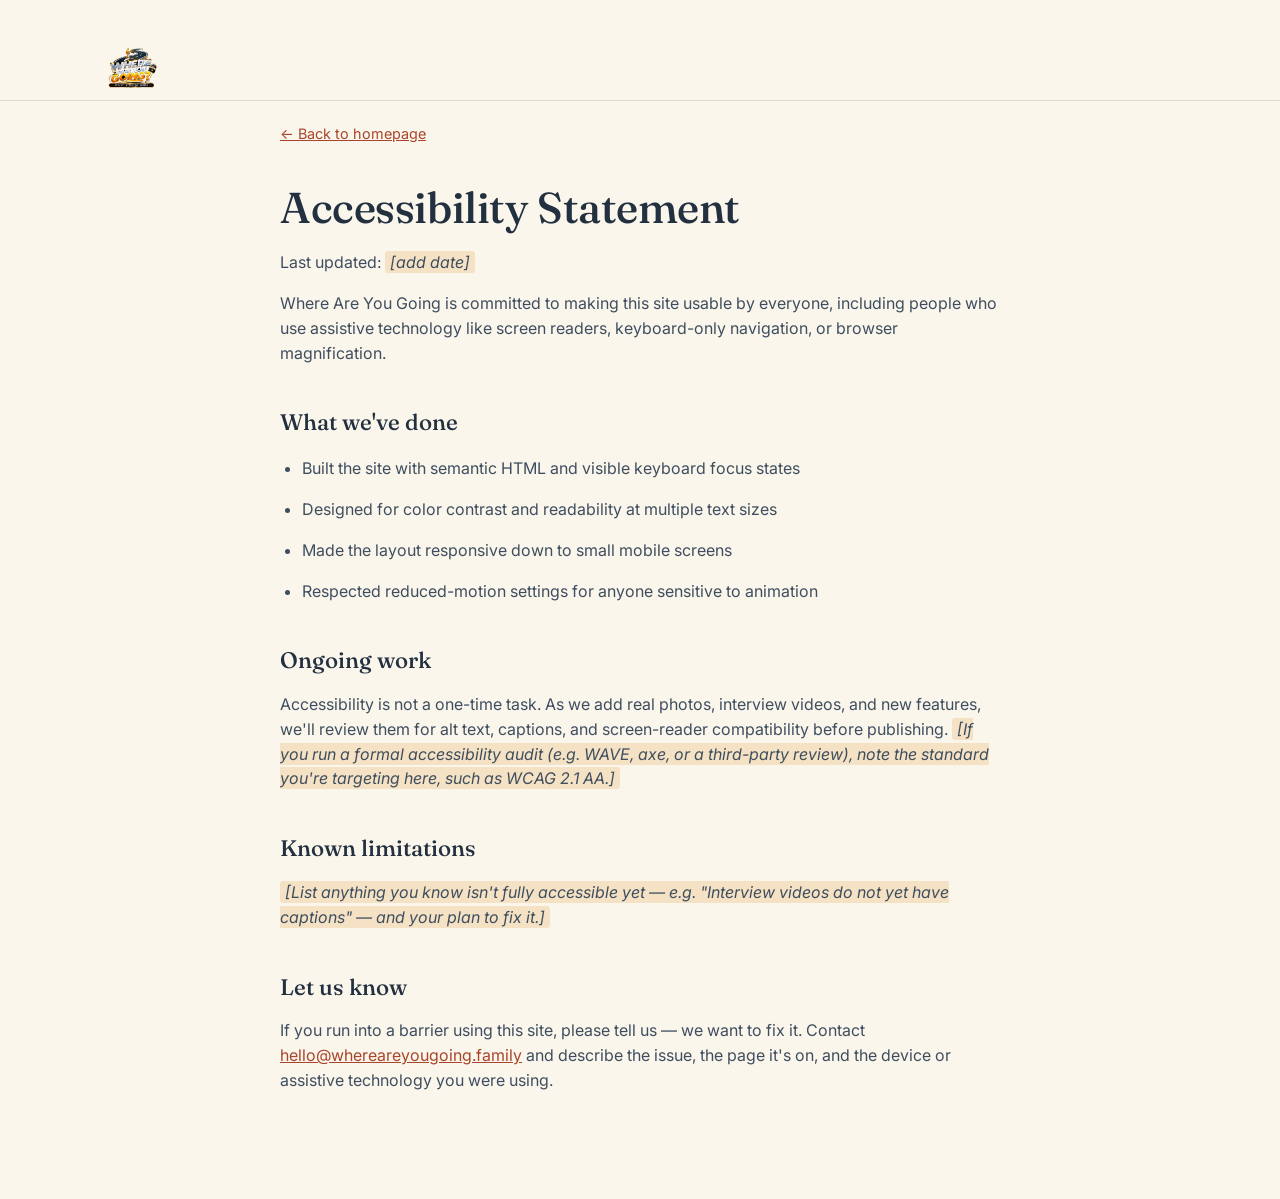
<file: accessibility.html>
<!DOCTYPE html>
<html lang="en">
<head>
<meta charset="UTF-8">
<meta name="viewport" content="width=device-width, initial-scale=1.0">
<title>Accessibility — Where Are You Going</title>
<link rel="icon" type="image/png" href="favicon.png">
<link rel="stylesheet" href="styles.css">
</head>
<body>

<header class="legal-header">
  <div class="wrap">
    <a href="index.html" class="wordmark wordmark-logo"><img src="logo.png" alt="Where Are You Going — Street Interview Series"></a>
  </div>
</header>

<main class="wrap legal-page">
  <a href="index.html" class="back-home">← Back to homepage</a>
  <h1>Accessibility Statement</h1>
  <p class="legal-updated">Last updated: <span class="fill-me">[add date]</span></p>

  <p>Where Are You Going is committed to making this site usable by everyone, including people who use assistive technology like screen readers, keyboard-only navigation, or browser magnification.</p>

  <h2>What we've done</h2>
  <ul>
    <li>Built the site with semantic HTML and visible keyboard focus states</li>
    <li>Designed for color contrast and readability at multiple text sizes</li>
    <li>Made the layout responsive down to small mobile screens</li>
    <li>Respected reduced-motion settings for anyone sensitive to animation</li>
  </ul>

  <h2>Ongoing work</h2>
  <p>Accessibility is not a one-time task. As we add real photos, interview videos, and new features, we'll review them for alt text, captions, and screen-reader compatibility before publishing. <span class="fill-me">[If you run a formal accessibility audit (e.g. WAVE, axe, or a third-party review), note the standard you're targeting here, such as WCAG 2.1 AA.]</span></p>

  <h2>Known limitations</h2>
  <p><span class="fill-me">[List anything you know isn't fully accessible yet — e.g. "Interview videos do not yet have captions" — and your plan to fix it.]</span></p>

  <h2>Let us know</h2>
  <p>If you run into a barrier using this site, please tell us — we want to fix it. Contact <a href="mailto:hello@whereareyougoing.family">hello@whereareyougoing.family</a> and describe the issue, the page it's on, and the device or assistive technology you were using.</p>
</main>

</body>
</html>
</file>
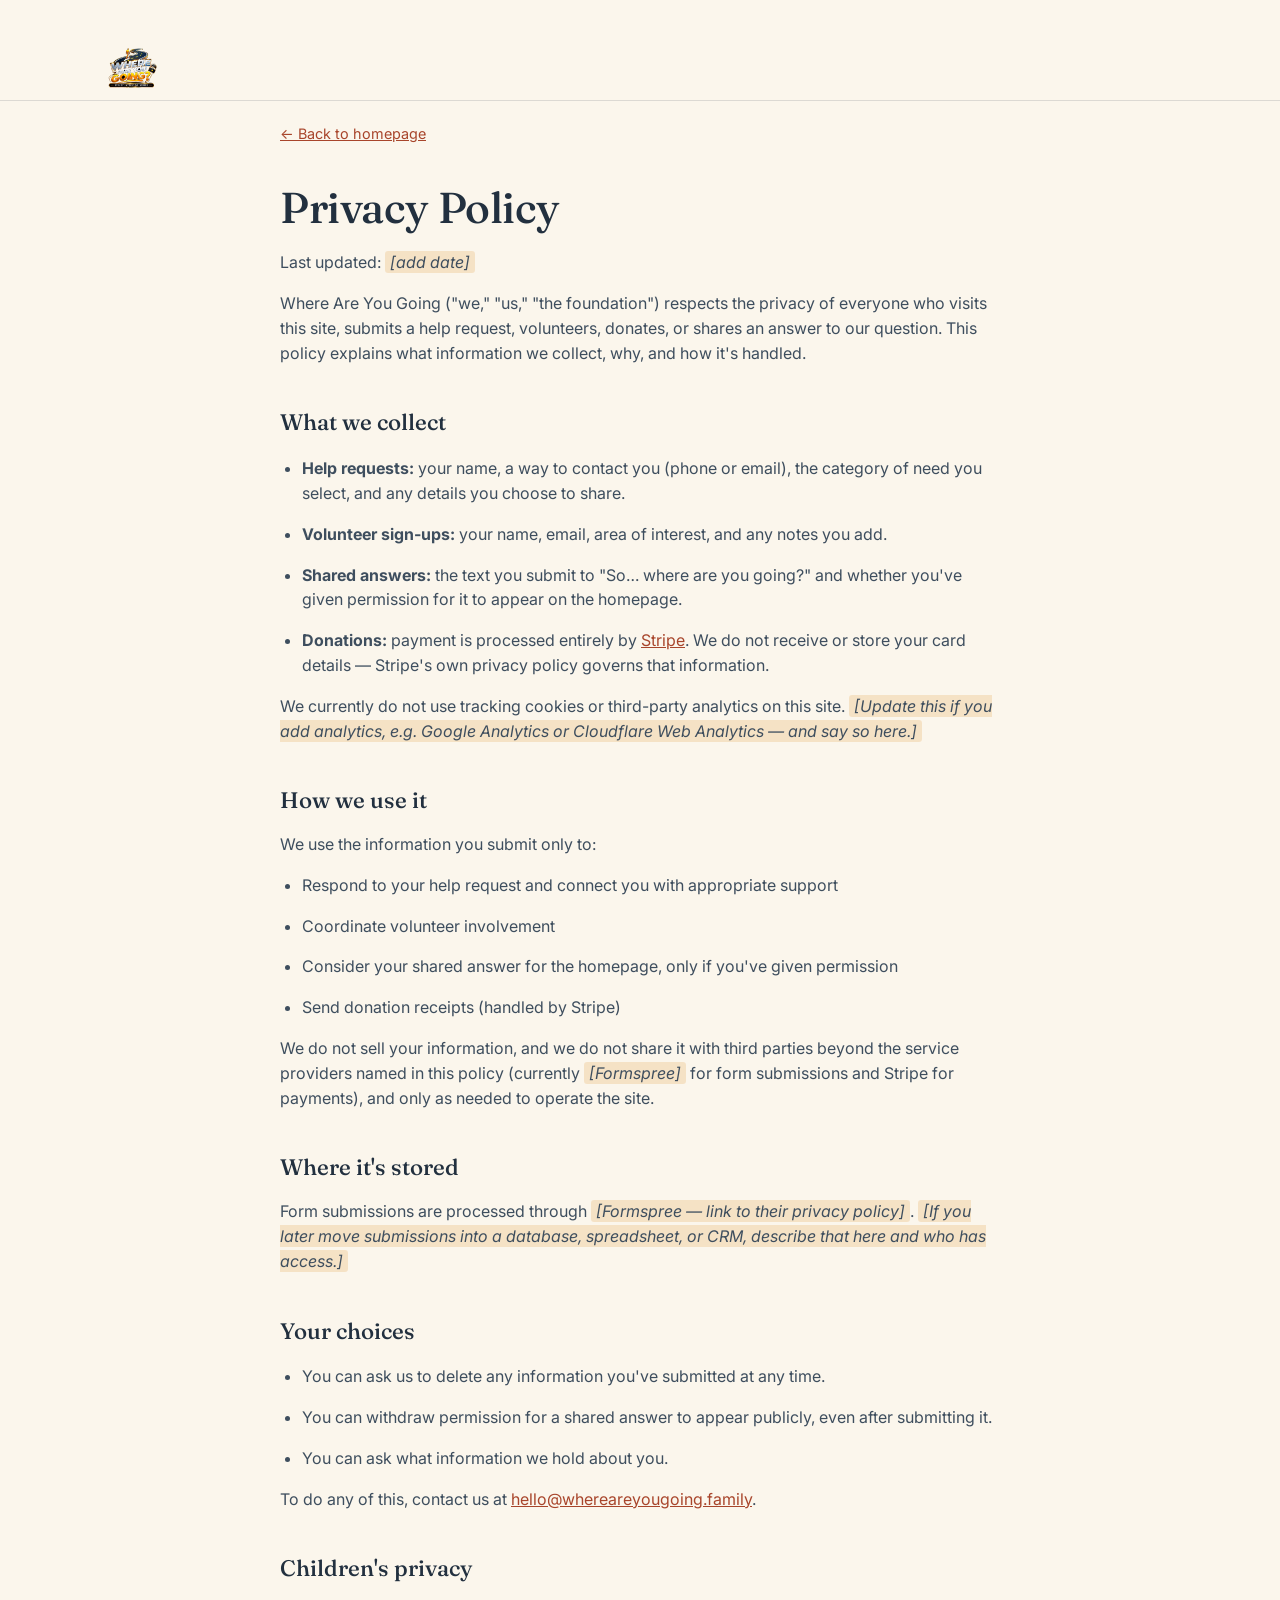
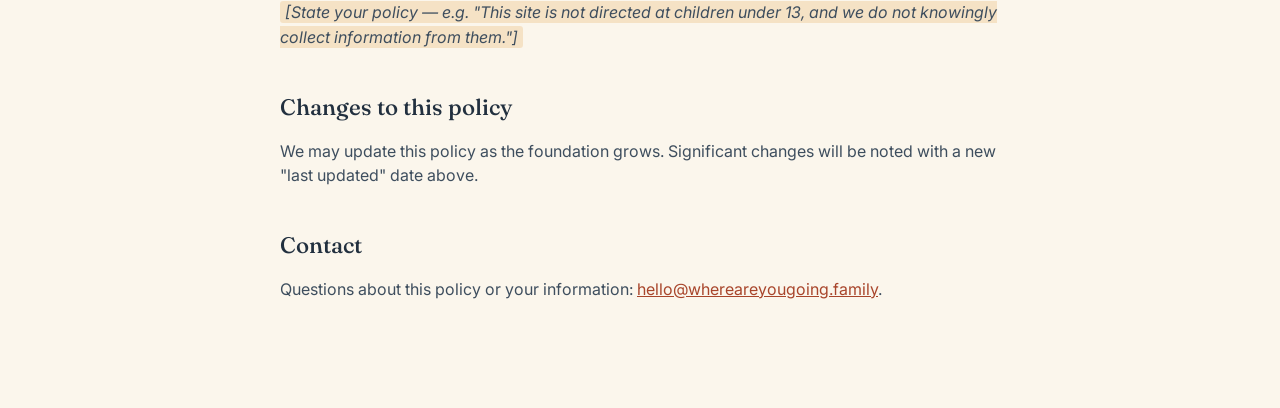
<file: privacy.html>
<!DOCTYPE html>
<html lang="en">
<head>
<meta charset="UTF-8">
<meta name="viewport" content="width=device-width, initial-scale=1.0">
<title>Privacy Policy — Where Are You Going</title>
<link rel="icon" type="image/png" href="favicon.png">
<link rel="stylesheet" href="styles.css">
</head>
<body>

<header class="legal-header">
  <div class="wrap">
    <a href="index.html" class="wordmark wordmark-logo"><img src="logo.png" alt="Where Are You Going — Street Interview Series"></a>
  </div>
</header>

<main class="wrap legal-page">
  <a href="index.html" class="back-home">← Back to homepage</a>
  <h1>Privacy Policy</h1>
  <p class="legal-updated">Last updated: <span class="fill-me">[add date]</span></p>

  <p>Where Are You Going ("we," "us," "the foundation") respects the privacy of everyone who visits this site, submits a help request, volunteers, donates, or shares an answer to our question. This policy explains what information we collect, why, and how it's handled.</p>

  <h2>What we collect</h2>
  <ul>
    <li><strong>Help requests:</strong> your name, a way to contact you (phone or email), the category of need you select, and any details you choose to share.</li>
    <li><strong>Volunteer sign-ups:</strong> your name, email, area of interest, and any notes you add.</li>
    <li><strong>Shared answers:</strong> the text you submit to "So… where are you going?" and whether you've given permission for it to appear on the homepage.</li>
    <li><strong>Donations:</strong> payment is processed entirely by <a href="https://stripe.com" target="_blank" rel="noopener">Stripe</a>. We do not receive or store your card details — Stripe's own privacy policy governs that information.</li>
  </ul>

  <p>We currently do not use tracking cookies or third-party analytics on this site. <span class="fill-me">[Update this if you add analytics, e.g. Google Analytics or Cloudflare Web Analytics — and say so here.]</span></p>

  <h2>How we use it</h2>
  <p>We use the information you submit only to:</p>
  <ul>
    <li>Respond to your help request and connect you with appropriate support</li>
    <li>Coordinate volunteer involvement</li>
    <li>Consider your shared answer for the homepage, only if you've given permission</li>
    <li>Send donation receipts (handled by Stripe)</li>
  </ul>
  <p>We do not sell your information, and we do not share it with third parties beyond the service providers named in this policy (currently <span class="fill-me">[Formspree]</span> for form submissions and Stripe for payments), and only as needed to operate the site.</p>

  <h2>Where it's stored</h2>
  <p>Form submissions are processed through <span class="fill-me">[Formspree — link to their privacy policy]</span>. <span class="fill-me">[If you later move submissions into a database, spreadsheet, or CRM, describe that here and who has access.]</span></p>

  <h2>Your choices</h2>
  <ul>
    <li>You can ask us to delete any information you've submitted at any time.</li>
    <li>You can withdraw permission for a shared answer to appear publicly, even after submitting it.</li>
    <li>You can ask what information we hold about you.</li>
  </ul>
  <p>To do any of this, contact us at <a href="mailto:hello@whereareyougoing.family">hello@whereareyougoing.family</a>.</p>

  <h2>Children's privacy</h2>
  <p><span class="fill-me">[State your policy — e.g. "This site is not directed at children under 13, and we do not knowingly collect information from them."]</span></p>

  <h2>Changes to this policy</h2>
  <p>We may update this policy as the foundation grows. Significant changes will be noted with a new "last updated" date above.</p>

  <h2>Contact</h2>
  <p>Questions about this policy or your information: <a href="mailto:hello@whereareyougoing.family">hello@whereareyougoing.family</a>.</p>
</main>

</body>
</html>
</file>
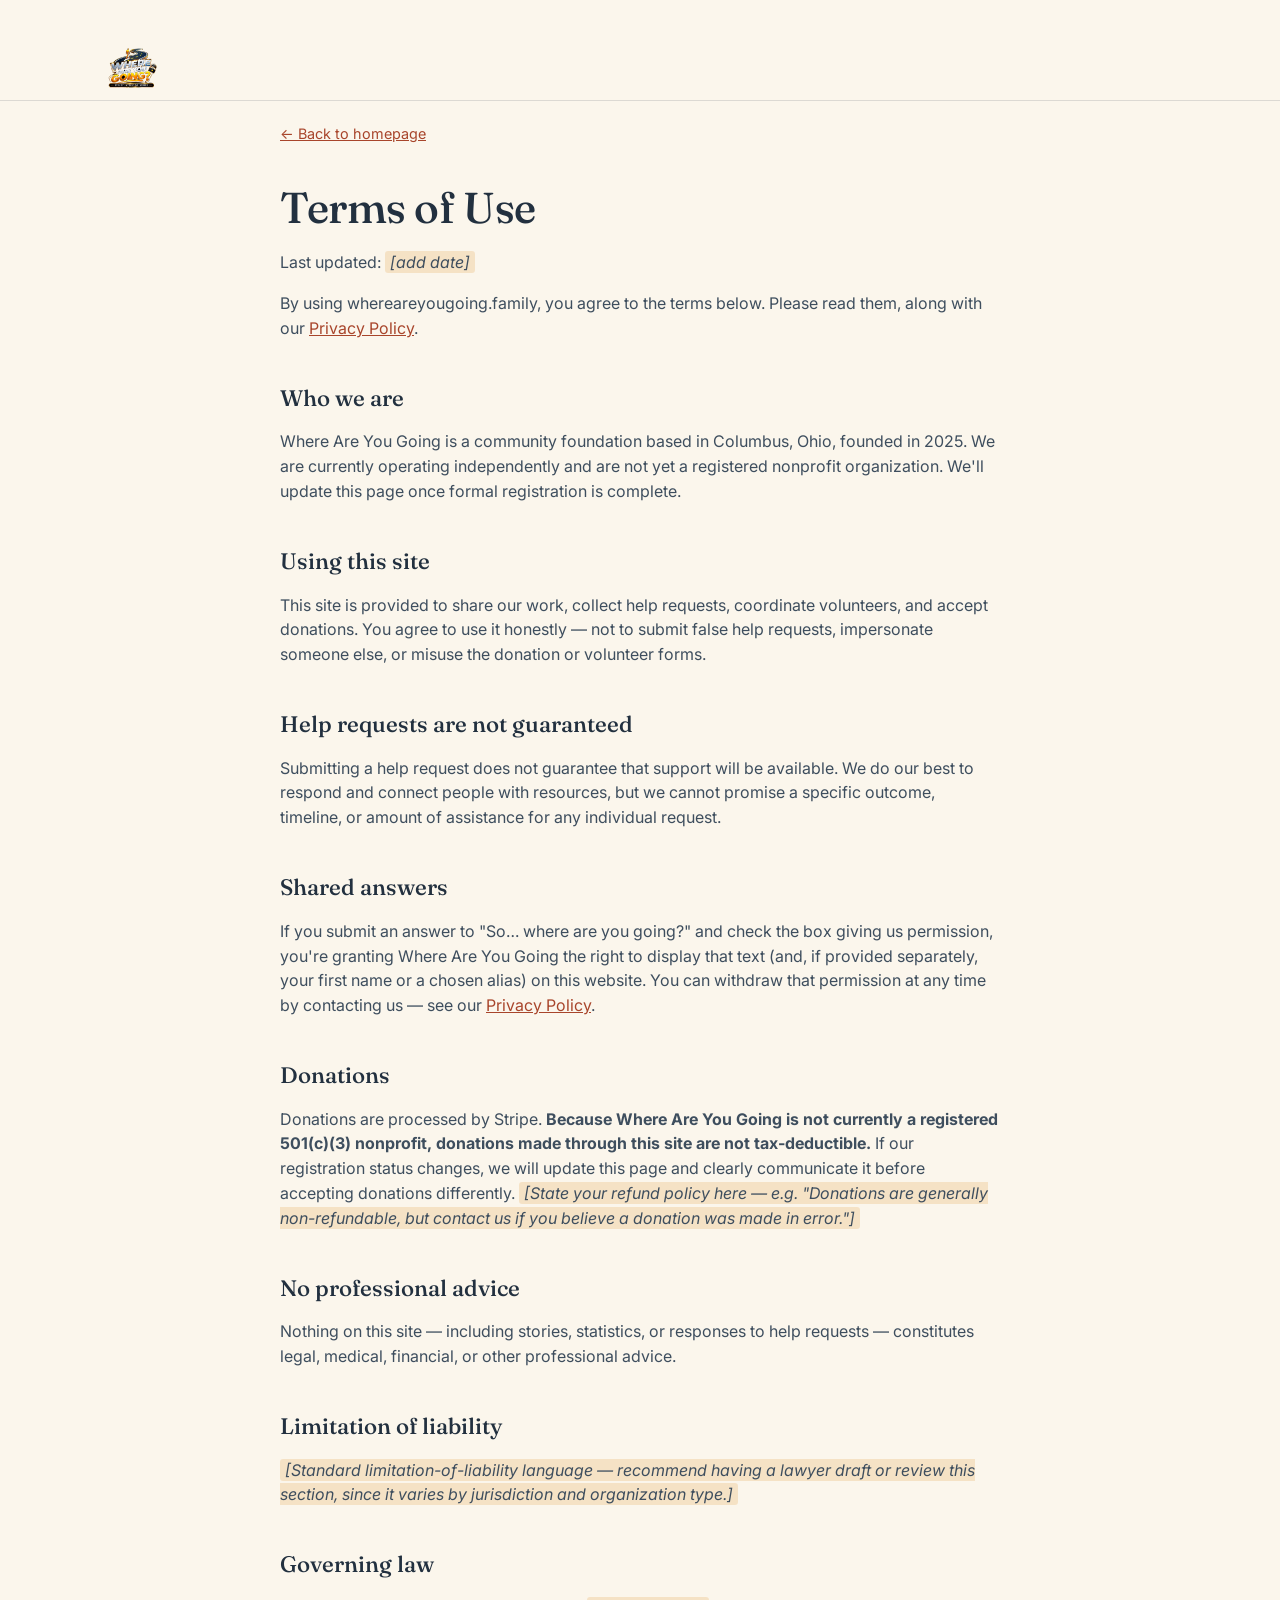
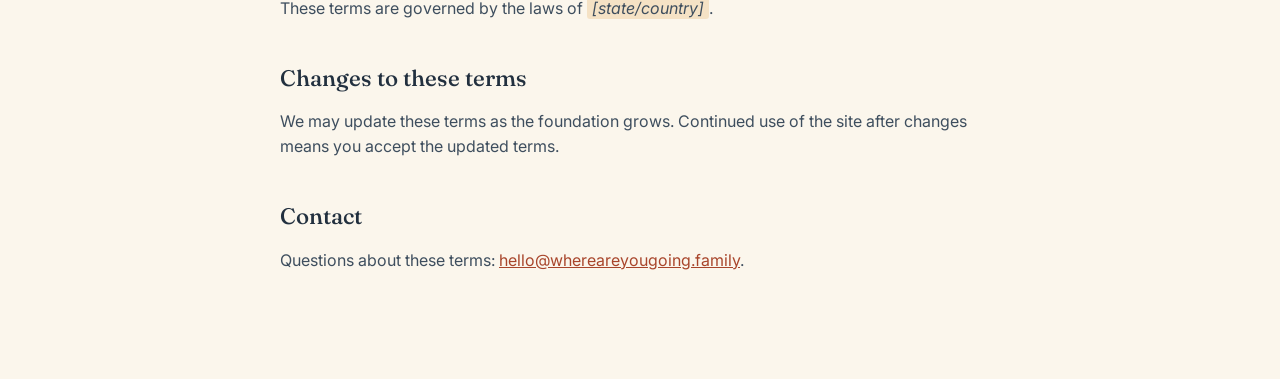
<file: terms.html>
<!DOCTYPE html>
<html lang="en">
<head>
<meta charset="UTF-8">
<meta name="viewport" content="width=device-width, initial-scale=1.0">
<title>Terms of Use — Where Are You Going</title>
<link rel="icon" type="image/png" href="favicon.png">
<link rel="stylesheet" href="styles.css">
</head>
<body>

<header class="legal-header">
  <div class="wrap">
    <a href="index.html" class="wordmark wordmark-logo"><img src="logo.png" alt="Where Are You Going — Street Interview Series"></a>
  </div>
</header>

<main class="wrap legal-page">
  <a href="index.html" class="back-home">← Back to homepage</a>
  <h1>Terms of Use</h1>
  <p class="legal-updated">Last updated: <span class="fill-me">[add date]</span></p>

  <p>By using whereareyougoing.family, you agree to the terms below. Please read them, along with our <a href="privacy.html">Privacy Policy</a>.</p>

  <h2>Who we are</h2>
  <p>Where Are You Going is a community foundation based in Columbus, Ohio, founded in 2025. We are currently operating independently and are not yet a registered nonprofit organization. We'll update this page once formal registration is complete.</p>

  <h2>Using this site</h2>
  <p>This site is provided to share our work, collect help requests, coordinate volunteers, and accept donations. You agree to use it honestly — not to submit false help requests, impersonate someone else, or misuse the donation or volunteer forms.</p>

  <h2>Help requests are not guaranteed</h2>
  <p>Submitting a help request does not guarantee that support will be available. We do our best to respond and connect people with resources, but we cannot promise a specific outcome, timeline, or amount of assistance for any individual request.</p>

  <h2>Shared answers</h2>
  <p>If you submit an answer to "So… where are you going?" and check the box giving us permission, you're granting Where Are You Going the right to display that text (and, if provided separately, your first name or a chosen alias) on this website. You can withdraw that permission at any time by contacting us — see our <a href="privacy.html">Privacy Policy</a>.</p>

  <h2>Donations</h2>
  <p>Donations are processed by Stripe. <strong>Because Where Are You Going is not currently a registered 501(c)(3) nonprofit, donations made through this site are not tax-deductible.</strong> If our registration status changes, we will update this page and clearly communicate it before accepting donations differently. <span class="fill-me">[State your refund policy here — e.g. "Donations are generally non-refundable, but contact us if you believe a donation was made in error."]</span></p>

  <h2>No professional advice</h2>
  <p>Nothing on this site — including stories, statistics, or responses to help requests — constitutes legal, medical, financial, or other professional advice.</p>

  <h2>Limitation of liability</h2>
  <p><span class="fill-me">[Standard limitation-of-liability language — recommend having a lawyer draft or review this section, since it varies by jurisdiction and organization type.]</span></p>

  <h2>Governing law</h2>
  <p>These terms are governed by the laws of <span class="fill-me">[state/country]</span>.</p>

  <h2>Changes to these terms</h2>
  <p>We may update these terms as the foundation grows. Continued use of the site after changes means you accept the updated terms.</p>

  <h2>Contact</h2>
  <p>Questions about these terms: <a href="mailto:hello@whereareyougoing.family">hello@whereareyougoing.family</a>.</p>
</main>

</body>
</html>
</file>
<file: styles.css>
/* ============================================
   Where Are You Going — Foundation site styles
   ============================================ */

@import url('https://fonts.googleapis.com/css2?family=Fraunces:ital,opsz,wght@0,9..144,300;0,9..144,500;0,9..144,600;1,9..144,500&family=Inter:wght@400;500;600&display=swap');

:root {
  --ink: #22303F;
  --ink-soft: #3E4E5E;
  --paper: #FBF6EC;
  --paper-dim: #F1EADB;
  --gold: #DE9A3C;
  --rust: #A8452B;
  --sage: #5C7A6E;
  --line: rgba(34, 48, 63, 0.14);

  --serif: 'Fraunces', Georgia, serif;
  --sans: 'Inter', -apple-system, BlinkMacSystemFont, sans-serif;

  --max: 1120px;
}

* { box-sizing: border-box; }

html {
  scroll-behavior: smooth;
}

@media (prefers-reduced-motion: reduce) {
  html { scroll-behavior: auto; }
  * { animation-duration: 0.01ms !important; transition-duration: 0.01ms !important; }
}

body {
  margin: 0;
  font-family: var(--sans);
  color: var(--ink);
  background: var(--paper);
  line-height: 1.55;
  -webkit-font-smoothing: antialiased;
}

img { max-width: 100%; display: block; }

a { color: inherit; }

.wrap {
  max-width: var(--max);
  margin: 0 auto;
  padding: 0 28px;
}

:focus-visible {
  outline: 3px solid var(--gold);
  outline-offset: 3px;
}

/* ---------- Header ---------- */

header {
  position: sticky;
  top: 0;
  z-index: 40;
  background: rgba(251, 246, 236, 0.92);
  backdrop-filter: blur(6px);
  border-bottom: 1px solid var(--line);
}

.nav {
  display: flex;
  align-items: center;
  justify-content: space-between;
  padding: 18px 28px;
  max-width: var(--max);
  margin: 0 auto;
}

.wordmark {
  font-family: var(--serif);
  font-weight: 600;
  font-size: 1.15rem;
  text-decoration: none;
  color: var(--ink);
  letter-spacing: -0.01em;
}

.wordmark em {
  font-style: italic;
  color: var(--rust);
}

.nav-links {
  display: flex;
  gap: 30px;
  list-style: none;
  margin: 0;
  padding: 0;
}

.nav-links a {
  text-decoration: none;
  font-size: 0.96rem;
  font-weight: 500;
  color: var(--ink-soft);
  padding-bottom: 3px;
  border-bottom: 2px solid transparent;
}

.nav-links a:hover { border-color: var(--gold); color: var(--ink); }

.nav-cta {
  background: var(--rust);
  color: var(--paper) !important;
  padding: 9px 20px;
  border-radius: 4px;
  font-weight: 600;
  border-bottom: none !important;
}

.nav-cta:hover { background: #8f3a23; }

.menu-btn {
  display: none;
  background: none;
  border: none;
  font-size: 1.6rem;
  color: var(--ink);
  cursor: pointer;
}

@media (max-width: 780px) {
  .nav-links { display: none; }
  .menu-btn { display: block; }
  .nav-links.open {
    display: flex;
    flex-direction: column;
    position: absolute;
    top: 64px;
    left: 0;
    right: 0;
    background: var(--paper);
    padding: 20px 28px 28px;
    border-bottom: 1px solid var(--line);
    gap: 16px;
  }
}

/* ---------- Hero ---------- */

.hero {
  padding: 84px 0 64px;
  position: relative;
  overflow: hidden;
}

.hero::before {
  content: "";
  position: absolute;
  inset: 0;
  background: url('hero-map.svg') no-repeat center center;
  background-size: cover;
  pointer-events: none;
  z-index: 0;
}

.hero .wrap {
  position: relative;
  z-index: 1;
}

.hero-grid {
  display: grid;
  grid-template-columns: 1.15fr 0.85fr;
  gap: 56px;
  align-items: start;
}

@media (max-width: 860px) {
  .hero-grid { grid-template-columns: 1fr; gap: 40px; }
}

.hero-question {
  font-family: var(--serif);
  font-weight: 500;
  font-size: clamp(2.6rem, 6vw, 4.4rem);
  line-height: 1.02;
  letter-spacing: -0.015em;
  margin: 0 0 22px;
}

.hero-question .ital {
  font-style: italic;
  color: var(--rust);
}

.hero-sub {
  font-size: 1.15rem;
  color: var(--ink-soft);
  max-width: 46ch;
  margin: 0 0 32px;
}

.hero-actions {
  display: flex;
  gap: 14px;
  flex-wrap: wrap;
}

.btn {
  display: inline-block;
  padding: 13px 26px;
  border-radius: 4px;
  font-weight: 600;
  text-decoration: none;
  font-size: 0.98rem;
  border: 2px solid transparent;
  cursor: pointer;
}

.btn-primary { background: var(--rust); color: var(--paper); }
.btn-primary:hover { background: #8f3a23; }

.btn-ghost { border-color: var(--ink); color: var(--ink); background: transparent; }
.btn-ghost:hover { background: var(--ink); color: var(--paper); }

/* Answer stack — the sidewalk quotes beside the question */

.answers {
  display: flex;
  flex-direction: column;
  gap: 14px;
  padding-top: 8px;
}

.answer-card {
  background: var(--paper-dim);
  border-left: 3px solid var(--gold);
  padding: 16px 20px;
  font-family: var(--serif);
  font-style: italic;
  font-size: 1.05rem;
  color: var(--ink);
}

.answer-card:nth-child(2) { border-color: var(--sage); margin-left: 22px; }
.answer-card:nth-child(3) { border-color: var(--rust); }

.answer-attrib {
  display: block;
  margin-top: 8px;
  font-family: var(--sans);
  font-style: normal;
  font-size: 0.82rem;
  color: var(--ink-soft);
}

/* ---------- Section shell ---------- */

section { padding: 76px 0; }

.section-alt { background: var(--paper-dim); }

.section-head {
  max-width: 62ch;
  margin-bottom: 44px;
}

.section-head h2 {
  font-family: var(--serif);
  font-weight: 500;
  font-size: clamp(1.8rem, 3.4vw, 2.5rem);
  margin: 0 0 14px;
  letter-spacing: -0.01em;
}

.section-head p {
  color: var(--ink-soft);
  font-size: 1.05rem;
  margin: 0;
}

/* ---------- About / mission ---------- */

.about-grid {
  display: grid;
  grid-template-columns: 0.9fr 1.1fr;
  gap: 56px;
  align-items: center;
}

@media (max-width: 860px) {
  .about-grid { grid-template-columns: 1fr; }
}

.photo-block {
  aspect-ratio: 4 / 5;
  border-radius: 6px;
  background: linear-gradient(160deg, var(--sage), var(--ink));
  display: flex;
  align-items: flex-end;
  padding: 20px;
  color: var(--paper);
  font-size: 0.85rem;
}

.about-copy p {
  font-size: 1.08rem;
  color: var(--ink-soft);
  margin: 0 0 18px;
}

.stat-row {
  display: flex;
  gap: 40px;
  margin-top: 30px;
  flex-wrap: wrap;
}

.stat-num {
  font-family: var(--serif);
  font-size: 2.1rem;
  color: var(--rust);
  display: block;
}

.stat-label {
  font-size: 0.88rem;
  color: var(--ink-soft);
}

/* ---------- Stories ---------- */

.stories-scroller {
  display: grid;
  grid-template-columns: repeat(3, 1fr);
  gap: 24px;
}

@media (max-width: 860px) {
  .stories-scroller { grid-template-columns: 1fr; }
}

.story {
  background: var(--paper);
  border: 1px solid var(--line);
  border-radius: 6px;
  overflow: hidden;
}

.story-photo {
  aspect-ratio: 16 / 10;
  background: linear-gradient(135deg, var(--gold), var(--rust));
}

.story-body { padding: 22px; }

.story-body h3 {
  font-family: var(--serif);
  font-size: 1.25rem;
  margin: 0 0 8px;
}

.story-body p {
  color: var(--ink-soft);
  font-size: 0.96rem;
  margin: 0;
}

/* ---------- Get help ---------- */

.help-grid {
  display: grid;
  grid-template-columns: repeat(3, 1fr);
  gap: 32px;
}

@media (max-width: 860px) {
  .help-grid { grid-template-columns: 1fr; }
}

.help-step {
  border-top: 3px solid var(--sage);
  padding-top: 18px;
}

.help-step h3 {
  font-family: var(--serif);
  font-size: 1.2rem;
  margin: 0 0 10px;
}

.help-step p {
  color: var(--ink-soft);
  margin: 0;
  font-size: 0.98rem;
}

.help-cta {
  margin-top: 44px;
  padding: 32px;
  background: var(--ink);
  color: var(--paper);
  border-radius: 6px;
  display: flex;
  justify-content: space-between;
  align-items: center;
  gap: 20px;
  flex-wrap: wrap;
}

.help-cta h3 {
  font-family: var(--serif);
  font-size: 1.4rem;
  margin: 0 0 6px;
}

.help-cta p { margin: 0; color: rgba(251,246,236,0.75); }

/* ---------- Get involved (donate + volunteer) ---------- */

.involve-grid {
  display: grid;
  grid-template-columns: 1fr 1fr;
  gap: 40px;
}

@media (max-width: 860px) {
  .involve-grid { grid-template-columns: 1fr; }
}

.involve-card {
  background: var(--paper);
  border: 1px solid var(--line);
  border-radius: 6px;
  padding: 32px;
}

.involve-card h3 {
  font-family: var(--serif);
  font-size: 1.4rem;
  margin: 0 0 12px;
}

.involve-card p {
  color: var(--ink-soft);
  margin: 0 0 22px;
}

.donate-amounts {
  display: flex;
  gap: 10px;
  margin-bottom: 20px;
  flex-wrap: wrap;
}

.amount-btn {
  padding: 10px 18px;
  border-radius: 4px;
  border: 2px solid var(--line);
  background: transparent;
  font-weight: 600;
  cursor: pointer;
  font-family: var(--sans);
}

.amount-btn.selected,
.amount-btn:hover {
  border-color: var(--rust);
  color: var(--rust);
}

/* Forms */

label {
  display: block;
  font-size: 0.88rem;
  font-weight: 500;
  margin-bottom: 6px;
  color: var(--ink-soft);
}

input, textarea, select {
  width: 100%;
  padding: 11px 13px;
  border: 1px solid var(--line);
  border-radius: 4px;
  font-family: var(--sans);
  font-size: 0.98rem;
  background: var(--paper);
  color: var(--ink);
  margin-bottom: 16px;
}

input:focus, textarea:focus, select:focus {
  border-color: var(--sage);
  outline: none;
}

.form-status {
  font-size: 0.9rem;
  margin-top: 10px;
  display: none;
}

.form-status.show { display: block; }
.form-status.ok { color: var(--sage); }
.form-status.err { color: var(--rust); }

/* ---------- Footer ---------- */

footer {
  background: var(--ink);
  color: var(--paper);
  padding: 56px 0 32px;
}

.footer-grid {
  display: grid;
  grid-template-columns: 1.3fr 1fr 1fr;
  gap: 40px;
  margin-bottom: 40px;
}

@media (max-width: 700px) {
  .footer-grid { grid-template-columns: 1fr; }
}

footer .wordmark { color: var(--paper); }
footer .wordmark em { color: var(--gold); }

footer p { color: rgba(251,246,236,0.68); font-size: 0.95rem; }

.footer-col h4 {
  font-size: 0.85rem;
  text-transform: none;
  color: var(--gold);
  margin: 0 0 14px;
  font-weight: 600;
}

.footer-col ul {
  list-style: none;
  padding: 0;
  margin: 0;
  display: flex;
  flex-direction: column;
  gap: 10px;
}

.footer-col a {
  color: rgba(251,246,236,0.8);
  text-decoration: none;
  font-size: 0.95rem;
}

.footer-col a:hover { color: var(--gold); }

.footer-bottom {
  border-top: 1px solid rgba(251,246,236,0.15);
  padding-top: 24px;
  font-size: 0.85rem;
  color: rgba(251,246,236,0.55);
  display: flex;
  justify-content: space-between;
  flex-wrap: wrap;
  gap: 10px;
}

/* ---------- Share your answer ---------- */

.share-section {
  background: var(--ink);
  color: var(--paper);
  padding: 70px 0;
}

.share-box {
  max-width: 640px;
  margin: 0 auto;
  text-align: center;
}

.share-box h2 {
  font-family: var(--serif);
  font-weight: 500;
  font-size: clamp(1.8rem, 3.6vw, 2.6rem);
  margin: 0 0 12px;
}

.share-box p {
  color: rgba(251,246,236,0.72);
  margin: 0 0 28px;
}

.share-form input[type="text"] {
  background: rgba(251,246,236,0.08);
  border: 1px solid rgba(251,246,236,0.25);
  color: var(--paper);
  font-family: var(--serif);
  font-size: 1.2rem;
  padding: 16px 18px;
  text-align: center;
  margin-bottom: 18px;
}

.share-form input[type="text"]::placeholder { color: rgba(251,246,236,0.45); }

.share-permission {
  display: flex;
  align-items: flex-start;
  gap: 10px;
  text-align: left;
  font-size: 0.88rem;
  color: rgba(251,246,236,0.7);
  margin-bottom: 22px;
  font-weight: 400;
}

.share-permission input { width: auto; margin: 3px 0 0; }

.share-section .form-status.ok { color: var(--gold); }

/* ---------- Impact counter ---------- */

.impact-grid {
  display: grid;
  grid-template-columns: repeat(5, 1fr);
  gap: 24px;
}

@media (max-width: 900px) {
  .impact-grid { grid-template-columns: repeat(2, 1fr); }
}

.impact-item { text-align: left; }

.impact-num {
  display: block;
  font-family: var(--serif);
  font-size: 2.6rem;
  color: var(--rust);
  line-height: 1;
}

.impact-label {
  font-size: 0.88rem;
  color: var(--ink-soft);
}

.impact-note {
  margin-top: 32px;
  font-size: 0.85rem;
  color: var(--ink-soft);
}

/* ---------- Journey diagram ---------- */

.journey {
  display: flex;
  align-items: stretch;
  gap: 18px;
  margin-bottom: 56px;
  flex-wrap: wrap;
}

.journey-step {
  flex: 1;
  min-width: 160px;
  border-top: 3px solid var(--sage);
  padding-top: 16px;
}

.journey-index {
  display: inline-block;
  font-family: var(--serif);
  font-size: 1.1rem;
  color: var(--rust);
  margin-bottom: 6px;
}

.journey-step h3 {
  font-family: var(--serif);
  font-size: 1.1rem;
  margin: 0 0 8px;
}

.journey-step p {
  font-size: 0.92rem;
  color: var(--ink-soft);
  margin: 0;
}

.journey-arrow {
  display: flex;
  align-items: center;
  font-size: 1.4rem;
  color: var(--line);
}

@media (max-width: 780px) {
  .journey-arrow { display: none; }
}

/* ---------- Interactive help flow ---------- */

.help-flow {
  max-width: 560px;
}

.help-flow-prompt {
  font-family: var(--serif);
  font-size: 1.2rem;
  margin: 0 0 18px;
}

.category-grid {
  display: grid;
  grid-template-columns: repeat(2, 1fr);
  gap: 12px;
}

@media (max-width: 520px) {
  .category-grid { grid-template-columns: 1fr; }
}

.category-btn {
  padding: 16px 18px;
  border-radius: 4px;
  border: 2px solid var(--line);
  background: var(--paper);
  font-family: var(--sans);
  font-weight: 600;
  font-size: 0.98rem;
  text-align: left;
  cursor: pointer;
}

.category-btn:hover {
  border-color: var(--rust);
  color: var(--rust);
}

.back-btn {
  background: none;
  border: none;
  color: var(--ink-soft);
  font-size: 0.88rem;
  cursor: pointer;
  padding: 0;
  margin-bottom: 18px;
  text-decoration: underline;
}

.confidential-note {
  margin-top: 28px;
  font-size: 0.88rem;
  color: var(--ink-soft);
}

/* ---------- Trust / transparency section ---------- */

.trust-box {
  max-width: 760px;
}

.trust-box h2 {
  font-family: var(--serif);
  font-weight: 500;
  font-size: 1.6rem;
  margin: 0 0 14px;
}

.trust-box p {
  color: var(--ink-soft);
  font-size: 0.96rem;
}

/* ---------- Legal pages ---------- */

.legal-header {
  padding: 48px 0 12px;
}

.legal-header .wordmark { font-size: 1.4rem; }

.legal-page {
  max-width: 720px;
  margin: 0 auto;
  padding: 20px 0 90px;
}

.legal-page h1 {
  font-family: var(--serif);
  font-weight: 500;
  font-size: clamp(2rem, 4vw, 2.7rem);
  margin: 0 0 8px;
  letter-spacing: -0.01em;
}

.legal-updated {
  color: var(--ink-soft);
  font-size: 0.9rem;
  margin: 0 0 40px;
}

.legal-page h2 {
  font-family: var(--serif);
  font-weight: 500;
  font-size: 1.4rem;
  margin: 40px 0 14px;
}

.legal-page p, .legal-page li {
  color: var(--ink-soft);
  font-size: 1rem;
  margin: 0 0 16px;
}

.legal-page ul { padding-left: 22px; }

.legal-page a { color: var(--rust); text-decoration: underline; }

.fill-me {
  background: rgba(222, 154, 60, 0.22);
  padding: 1px 5px;
  border-radius: 3px;
  font-style: italic;
}

.back-home {
  display: inline-block;
  margin-bottom: 30px;
  font-size: 0.9rem;
  color: var(--ink-soft);
  text-decoration: none;
}

.back-home:hover { color: var(--rust); }

.trust-box a { color: var(--rust); text-decoration: underline; }

/* ---------- Real photo block (About section) ---------- */

.photo-block-real {
  margin: 0;
  border-radius: 6px;
  overflow: hidden;
  background: none;
  display: block;
  padding: 0;
  aspect-ratio: auto;
}

.photo-block-real img {
  width: 100%;
  border-radius: 6px;
  display: block;
}

.photo-block-real figcaption {
  margin-top: 14px;
  font-family: var(--serif);
  font-size: 1.05rem;
  color: var(--ink);
}

.photo-block-real figcaption span {
  display: block;
  margin-top: 2px;
  font-family: var(--sans);
  font-size: 0.85rem;
  color: var(--ink-soft);
  font-weight: 500;
}

/* ---------- Kicker lines ---------- */

.hero-kicker {
  font-family: var(--serif);
  font-style: italic;
  font-size: 1.05rem;
  color: var(--rust);
  margin: 0 0 18px;
}

.kicker {
  font-family: var(--serif);
  font-style: italic;
  font-size: 1.05rem;
  color: var(--rust);
  margin: 0 0 10px;
}

/* Single-column layout for Get Involved once Donate is removed */
.involve-grid-single {
  grid-template-columns: 1fr;
  max-width: 560px;
}

/* ---------- Logo image in nav ---------- */

.wordmark-logo img {
  height: 52px;
  width: auto;
  display: block;
}

.legal-header .wordmark-logo img {
  height: 40px;
}

/* ---------- Watch the answers (video clips) ---------- */

.video-grid {
  display: grid;
  grid-template-columns: repeat(2, 1fr);
  gap: 24px;
}

@media (max-width: 700px) {
  .video-grid { grid-template-columns: 1fr; }
}

.answer-video {
  width: 100%;
  border-radius: 6px;
  background: #000;
  aspect-ratio: 9 / 16;
  max-height: 520px;
  object-fit: cover;
}

/* ---------- Action shot (Stories section intro photo) ---------- */

.action-shot {
  margin: 0 0 44px;
}

.action-shot img {
  width: 100%;
  border-radius: 6px;
  max-height: 420px;
  object-fit: cover;
}

.action-shot figcaption {
  margin-top: 12px;
  font-family: var(--serif);
  font-style: italic;
  font-size: 0.98rem;
  color: var(--ink-soft);
}

/* ---------- How it started (origin story) ---------- */

.origin {
  background: var(--ink);
  color: var(--paper);
  padding: 88px 0;
}

.origin .wrap { max-width: 780px; }

.origin-kicker {
  text-align: center;
  text-transform: uppercase;
  letter-spacing: 0.14em;
  font-size: 0.85rem;
  font-weight: 600;
  color: var(--gold);
  margin: 0 0 18px;
}

.origin-lead {
  font-family: var(--serif);
  font-weight: 500;
  text-align: center;
  font-size: clamp(1.6rem, 4vw, 2.4rem);
  line-height: 1.3;
  margin: 0 0 40px;
}

.origin-body p {
  font-size: 1.08rem;
  line-height: 1.75;
  color: rgba(251,246,236,0.88);
  margin: 0 0 22px;
}

.origin-roles {
  display: grid;
  grid-template-columns: repeat(3, 1fr);
  gap: 32px;
  margin: 56px 0 48px;
  padding: 40px 0;
  border-top: 1px solid rgba(251,246,236,0.18);
  border-bottom: 1px solid rgba(251,246,236,0.18);
}

.origin-role { text-align: center; }

.origin-icon {
  width: 48px;
  height: 48px;
  color: var(--gold);
  margin-bottom: 16px;
}

.origin-role h3 {
  font-family: var(--serif);
  font-size: 1.15rem;
  margin: 0 0 8px;
  color: var(--paper);
}

.origin-role p {
  font-size: 0.95rem;
  color: rgba(251,246,236,0.72);
  margin: 0;
  line-height: 1.5;
}

.origin-close {
  font-family: var(--serif);
  text-align: center;
  font-size: clamp(1.25rem, 3vw, 1.7rem);
  line-height: 1.45;
  margin: 0 0 20px;
}

.origin-close .ital { font-style: italic; color: var(--gold); }

.origin-attrib {
  text-align: center;
  font-size: 0.95rem;
  color: rgba(251,246,236,0.6);
  margin: 0;
}

@media (max-width: 720px) {
  .origin-roles {
    grid-template-columns: 1fr;
    gap: 36px;
  }
}

/* ---------- One shared world (bridge line under hero) ---------- */

.shared-world {
  padding: 20px 0 56px;
}

.shared-world p {
  max-width: 56ch;
  margin: 0 auto;
  text-align: center;
  font-family: var(--serif);
  font-style: italic;
  font-size: clamp(1.15rem, 2.4vw, 1.4rem);
  color: var(--ink);
  line-height: 1.5;
}
</file>
